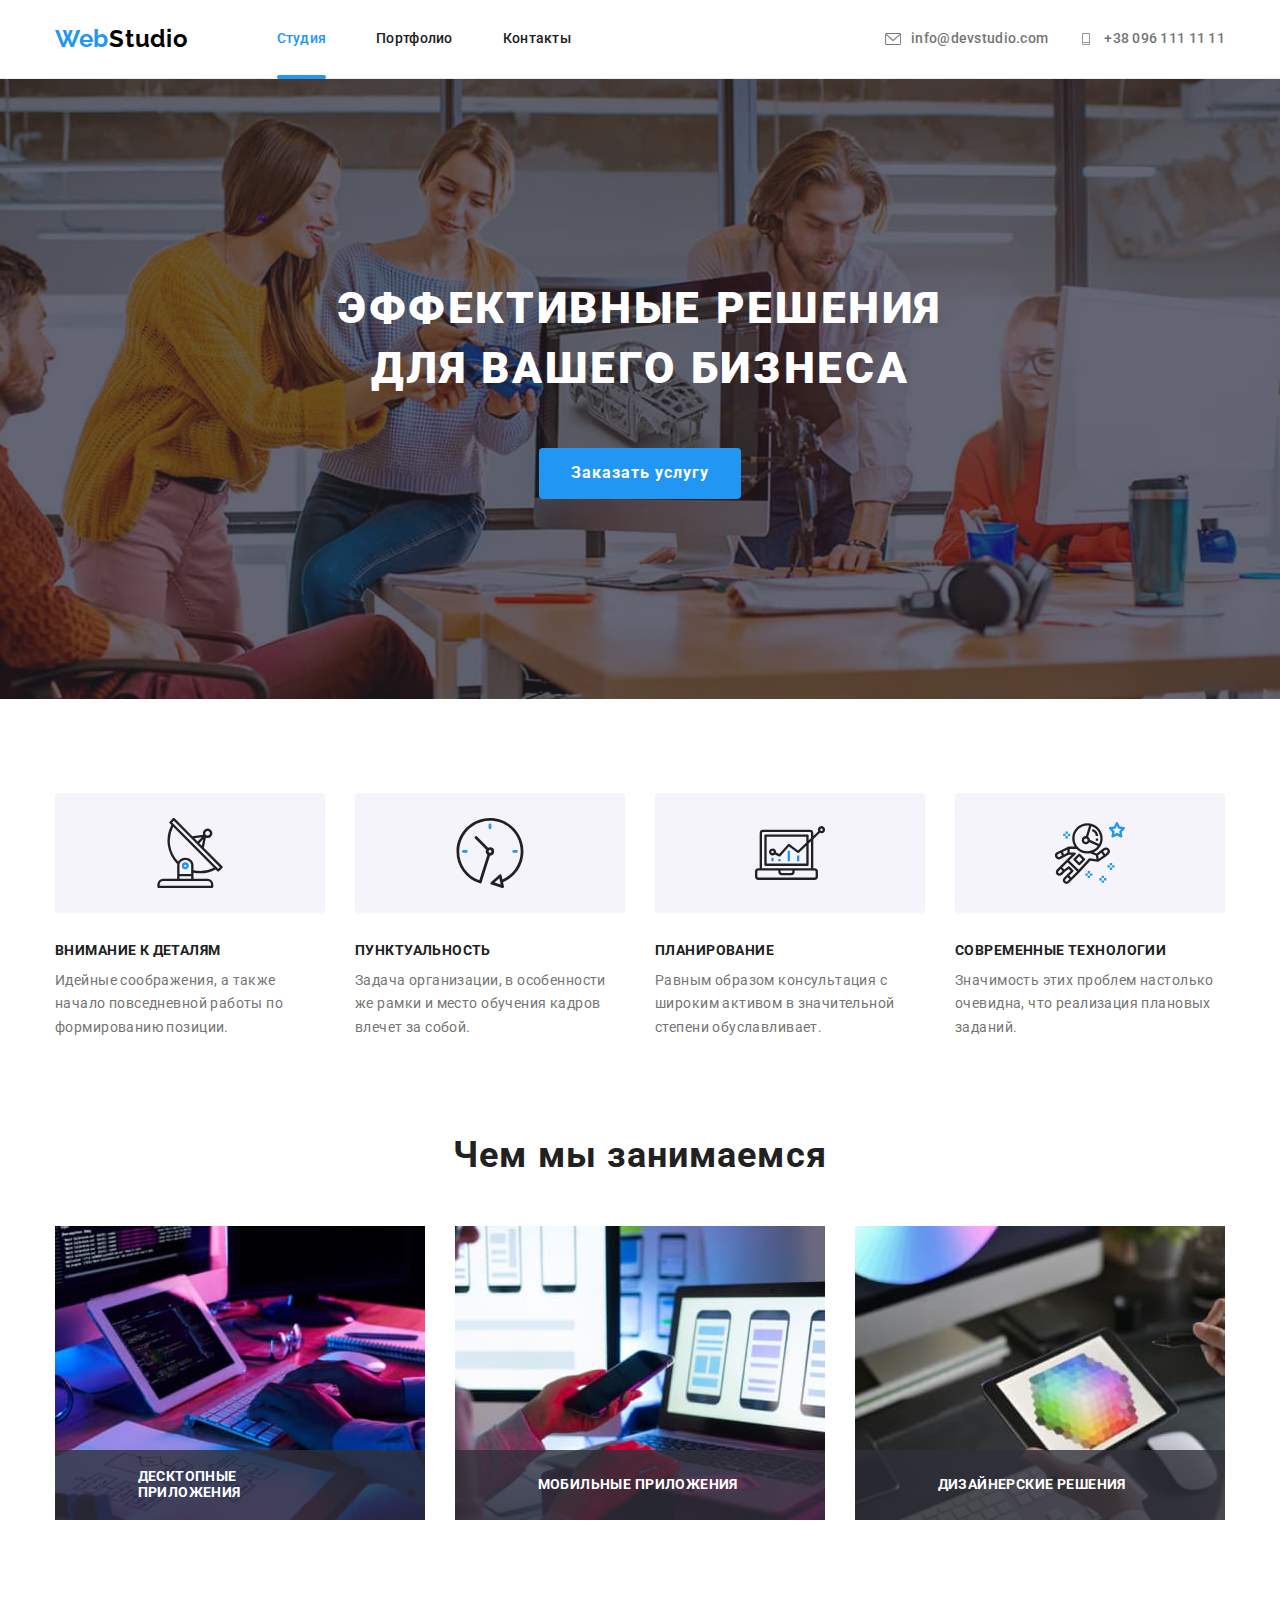
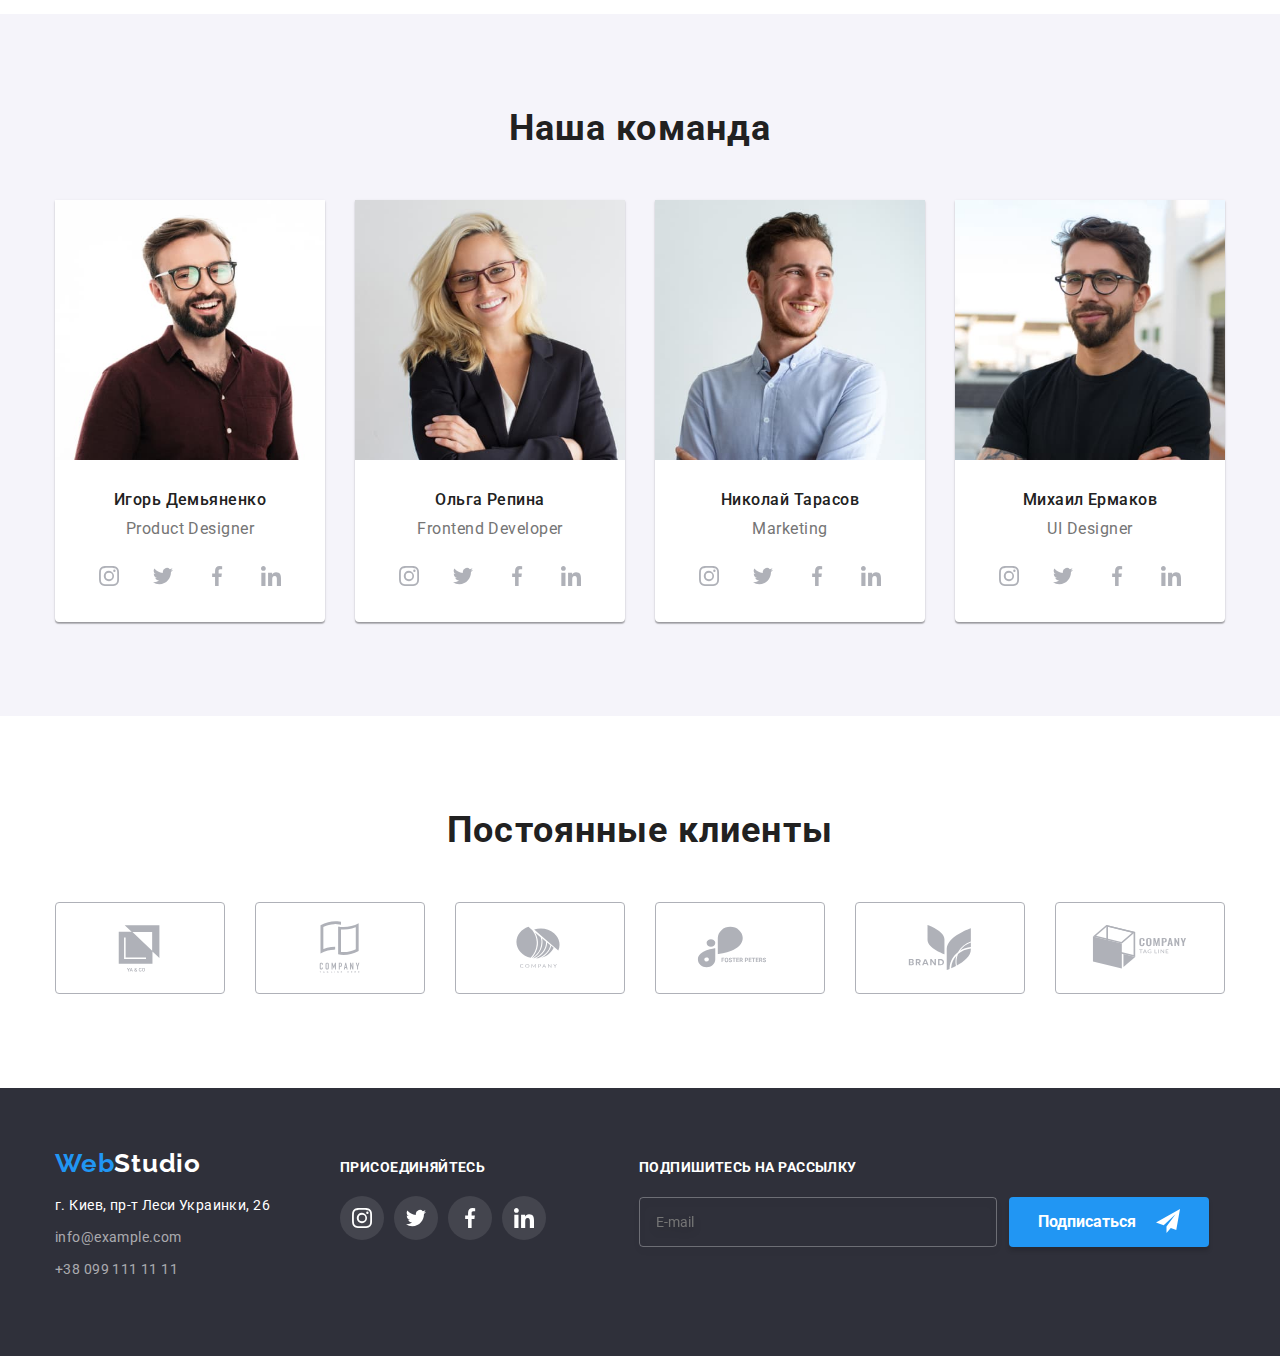
<file: index.html>
<!DOCTYPE html>
<html lang="ru">
  <head>
    <meta charset="UTF-8" />
    <meta http-equiv="X-UA-Compatible" content="IE=edge" />
    <meta name="viewport" content="width=device-width, initial-scale=1.0" />
    <title>Document</title>
    <link rel="preconnect" href="https://fonts.googleapis.com" />
    <link rel="preconnect" href="https://fonts.gstatic.com" crossorigin />
    <link
      href="https://fonts.googleapis.com/css2?family=Raleway:wght@700&family=Roboto:wght@400;500;700;900&display=swap"
      rel="stylesheet"
    />
    <link
      rel="stylesheet"
      href="https://cdnjs.cloudflare.com/ajax/libs/modern-normalize/1.1.0/modern-normalize.min.css"
    />
    <link rel="stylesheet" href="./css/main.min.css" />
  </head>
  <body>
    <header class="page-header">
      <div class="container navigation">
        <nav class="nav">
          <a href="./index.html" class="logo"
            ><span class="accent">Web</span>Studio</a
          >
          <ul class="nav__list list">
            <li class="nav__item">
              <a class="nav__link current" href="./index.html">Студия</a>
            </li>
            <li class="nav__item">
              <a class="nav__link" href="./portfolio.html">Портфолио</a>
            </li>
            <li class="nav__item">
              <a class="nav__link" href="">Контакты</a>
            </li>
          </ul>
          <ul class="contacts list">
            <li class="contacts__item">
              <a href="" class="contacts__link"
                ><svg class="contacts__icon" width="16px" heigth="12px">
                  <use
                    href="./images/sprite.svg#icon-envelope-hover"
                  ></use></svg
                >info@devstudio.com</a
              >
            </li>
            <li class="contacts__item">
              <a href="" class="contacts__link"
                ><svg class="contacts__icon" width="10px" heigth="16px">
                  <use href="./images/sprite.svg#icon-Vector"></use></svg
                >+38 096 111 11 11</a
              >
            </li>
          </ul>
        </nav>

        <button
          class="menu-button is-open"
          type="button"
          aria-expanded="false"
          aria-controls="menu-container"
          data-menu-button
        >
          <svg
            class="menu__icon"
            aria-label="переключатель меню"
            width="40px"
            height="40px"
          >
            <use
              class="icon-menu"
              href="./images/sprite.svg#icon-close_40px"
            ></use>
            <use
              class="icon-cross"
              href="./images/sprite.svg#icon-menu_40px"
            ></use>
          </svg>
        </button>
        <div class="menu-container" id="menu-container" data-menu>
          <ul class="menu-nav__list list">
            <li class="menu-nav__item">
              <a class="menu-nav__link current" href="./index.html">Студия</a>
            </li>
            <li class="menu-nav__item">
              <a class="menu-nav__link" href="./portfolio.html">Портфолио</a>
            </li>
            <li class="menu-nav__item">
              <a class="menu-nav__link" href="">Контакты</a>
            </li>
          </ul>
          <ul class="menu-contacts list">
            <li class="menu-contacts__phone">
              <a href="" class="menu-contacts__link--phone"
                >+38 096 111 11 11</a
              >
            </li>
            <li class="menu-contacts__mail">
              <a href="" class="menu-contacts__link--mail"
                >info@devstudio.com</a
              >
            </li>
          </ul>
          <ul class="mob-soc list">
            <li class="mob-soc__link">
              <a class="mob-soc__item" href="">Twitter</a>
            </li>
            <div class="mob-soc__line"></div>
            <li class="mob-soc__link">
              <a class="mob-soc__item" href="">Facebook</a>
            </li>
            <div class="mob-soc__line"></div>
            <li class="mob-soc__link">
              <a class="mob-soc__item" href="">LinkedIn</a>
            </li>
            <div class="mob-soc__line"></div>
            <li class="mob-soc__link">
              <a class="mob-soc__item" href="">Instagram</a>
            </li>
          </ul>
        </div>
      </div>
    </header>

    <main>
      <!-- Герой -->
      <section class="section hero">
        <div class="container">
          <h1 class="hero__title">Эффективные решения для вашего бизнеса</h1>
          <button class="button" type="button" data-modal-open>
            Заказать услугу
          </button>
        </div>
      </section>

      <section class="section caption">
        <div class="container">
          <h2 class="visually-hidden">Наши приемущества</h2>
          <ul class="about list">
            <li class="about__item">
              <div class="about__image">
                <svg class="about__icon">
                  <use href="./images/sprite.svg#icon-antenna"></use>
                </svg>
              </div>
              <h3 class="about__title">Внимание к деталям</h3>
              <p class="about__text">
                Идейные соображения, а также начало повседневной работы по
                формированию позиции.
              </p>
            </li>
            <li class="about__item">
              <div class="about__image">
                <svg class="about__icon">
                  <use href="./images/sprite.svg#icon-clock"></use>
                </svg>
              </div>
              <h3 class="about__title">Пунктуальность</h3>
              <p class="about__text">
                Задача организации, в особенности же рамки и место обучения
                кадров влечет за собой.
              </p>
            </li>
            <li class="about__item">
              <div class="about__image">
                <svg class="about__icon">
                  <use href="./images/sprite.svg#icon-diagram"></use>
                </svg>
              </div>
              <h3 class="about__title">Планирование</h3>
              <p class="about__text">
                Равным образом консультация с широким активом в значительной
                степени обуславливает.
              </p>
            </li>
            <li class="about__item">
              <div class="about__image">
                <svg class="about__icon">
                  <use href="./images/sprite.svg#icon-astronaut"></use>
                </svg>
              </div>
              <h3 class="about__title">Современные технологии</h3>
              <p class="about__text">
                Значимость этих проблем настолько очевидна, что реализация
                плановых заданий.
              </p>
            </li>
          </ul>
        </div>
      </section>

      <section class="section-work">
        <div class="container">
          <h2 class="section-work__title">Чем мы занимаемся</h2>
          <ul class="section-work__list develop list">
            <li class="develop__item">
              <img
                srcset="./images/job1-1x.jpg 1x, ./images/job1-2x.jpg 2x"
                src="./images/job1-1x.jpg"
                alt="Разработка ПО для ПК"
              />
              <div class="develop__fon">
                <p class="develop__text">Десктопные приложения</p>
              </div>
            </li>
            <li class="develop__item">
              <img
                srcset="./images/job2-1x.jpg 1x, ./images/job2-2x.jpg 2x"
                src="./images/job2-1x.jpg"
                alt="Разработка ПО для ПК"
              />
              <div class="develop__fon">
                <p class="develop__text">Мобильные приложения</p>
              </div>
            </li>
            <li class="develop__item">
              <img
                srcset="./images/job3-1x.jpg 1x, ./images/job3-2x.jpg 2x"
                src="./images/job3-1x.jpg"
                alt="Разработка ПО для ПК"
              />
              <div class="develop__fon">
                <p class="develop__text">Дизайнерские решения</p>
              </div>
            </li>
          </ul>
        </div>
      </section>

      <section class="section team">
        <div class="container">
          <h2 class="team__title">Наша команда</h2>
          <ul class="card-set list">
            <li class="card-set__item">
              <img
                class="card-set__image"
                srcset="
                  ./images/team1-270-1x.jpg 270w,
                  ./images/team1-270-2x.jpg 270w,
                  ./images/team1-354-1x.jpg 354w,
                  ./images/team1-354-2x.jpg 354w,
                  ./images/team1-450-1x.jpg 450w,
                  ./images/team1-450-2x.jpg 450w
                "
                src="./images/team1.270.1x.jpg"
                alt="дизайнер"
              />
              <div class="card-set__info">
                <h3 class="card-set__name">Игорь Демьяненко</h3>
                <p class="card-set__text">Product Designer</p>
                <ul class="soc list">
                  <li class="soc__item">
                    <a class="soc__link" href="">
                      <svg class="soc__icon">
                        <use href="./images/sprite.svg#icon-instagram"></use>
                      </svg>
                    </a>
                  </li>
                  <li class="soc__item">
                    <a class="soc__link" href="">
                      <svg class="soc__icon">
                        <use href="./images/sprite.svg#icon-twitter"></use>
                      </svg>
                    </a>
                  </li>
                  <li class="soc__item">
                    <a class="soc__link" href="">
                      <svg class="soc__icon">
                        <use href="./images/sprite.svg#icon-facebook"></use>
                      </svg>
                    </a>
                  </li>
                  <li class="soc__item">
                    <a class="soc__link" href="">
                      <svg class="soc__icon">
                        <use href="./images/sprite.svg#icon-linkedin"></use>
                      </svg>
                    </a>
                  </li>
                </ul>
              </div>
            </li>
            <li class="card-set__item">
              <img
                class="card-set__image"
                srcset="
                  ./images/team2-270-1x.jpg 270w,
                  ./images/team2-270-2x.jpg 270w,
                  ./images/team2-354-1x.jpg 354w,
                  ./images/team2-354-2x.jpg 354w,
                  ./images/team2-450-1x.jpg 450w,
                  ./images/team2-450-2x.jpg 450w
                "
                src="./images/team1.270.1x.jpg"
                alt="дизайнер"
              />
              <div class="card-set__info">
                <h3 class="card-set__name">Ольга Репина</h3>
                <p class="card-set__text">Frontend Developer</p>
                <ul class="soc list">
                  <li class="soc__item">
                    <a class="soc__link" href="">
                      <svg class="soc__icon">
                        <use href="./images/sprite.svg#icon-instagram"></use>
                      </svg>
                    </a>
                  </li>
                  <li class="soc__item">
                    <a class="soc__link" href="">
                      <svg class="soc__icon">
                        <use href="./images/sprite.svg#icon-twitter"></use>
                      </svg>
                    </a>
                  </li>
                  <li class="soc__item">
                    <a class="soc__link" href="">
                      <svg class="soc__icon">
                        <use href="./images/sprite.svg#icon-facebook"></use>
                      </svg>
                    </a>
                  </li>
                  <li class="soc__item">
                    <a class="soc__link" href="">
                      <svg class="soc__icon">
                        <use href="./images/sprite.svg#icon-linkedin"></use>
                      </svg>
                    </a>
                  </li>
                </ul>
              </div>
            </li>
            <li class="card-set__item">
              <img
                class="card-set__image"
                srcset="
                  ./images/team3-270-1x.jpg 270w,
                  ./images/team3-270-2x.jpg 270w,
                  ./images/team3-354-1x.jpg 354w,
                  ./images/team3-354-2x.jpg 354w,
                  ./images/team3-450-1x.jpg 450w,
                  ./images/team3-450-2x.jpg 450w
                "
                src="./images/team1.270.1x.jpg"
                alt="дизайнер"
              />
              <div class="card-set__info">
                <h3 class="card-set__name">Николай Тарасов</h3>
                <p class="card-set__text">Marketing</p>
                <ul class="soc list">
                  <li class="soc__item">
                    <a class="soc__link" href="">
                      <svg class="soc__icon">
                        <use href="./images/sprite.svg#icon-instagram"></use>
                      </svg>
                    </a>
                  </li>
                  <li class="soc__item">
                    <a class="soc__link" href="">
                      <svg class="soc__icon">
                        <use href="./images/sprite.svg#icon-twitter"></use>
                      </svg>
                    </a>
                  </li>
                  <li class="soc__item">
                    <a class="soc__link" href="">
                      <svg class="soc__icon">
                        <use href="./images/sprite.svg#icon-facebook"></use>
                      </svg>
                    </a>
                  </li>
                  <li class="soc__item">
                    <a class="soc__link" href="">
                      <svg class="soc__icon">
                        <use href="./images/sprite.svg#icon-linkedin"></use>
                      </svg>
                    </a>
                  </li>
                </ul>
              </div>
            </li>
            <li class="card-set__item">
              <img
                class="card-set__image"
                srcset="
                  ./images/team4-270-1x.jpg 270w,
                  ./images/team4-270-2x.jpg 270w,
                  ./images/team4-354-1x.jpg 354w,
                  ./images/team4-354-2x.jpg 354w,
                  ./images/team4-450-1x.jpg 450w,
                  ./images/team4-450-2x.jpg 450w
                "
                src="./images/team1.270.1x.jpg"
                alt="дизайнер"
              />
              <div class="card-set__info">
                <h3 class="card-set__name">Михаил Ермаков</h3>
                <p class="card-set__text">UI Designer</p>
                <ul class="soc list">
                  <li class="soc__item">
                    <a class="soc__link" href="">
                      <svg class="soc__icon">
                        <use href="./images/sprite.svg#icon-instagram"></use>
                      </svg>
                    </a>
                  </li>
                  <li class="soc__item">
                    <a class="soc__link" href="">
                      <svg class="soc__icon">
                        <use href="./images/sprite.svg#icon-twitter"></use>
                      </svg>
                    </a>
                  </li>
                  <li class="soc__item">
                    <a class="soc__link" href="">
                      <svg class="soc__icon">
                        <use href="./images/sprite.svg#icon-facebook"></use>
                      </svg>
                    </a>
                  </li>
                  <li class="soc__item">
                    <a class="soc__link" href="">
                      <svg class="soc__icon">
                        <use href="./images/sprite.svg#icon-linkedin"></use>
                      </svg>
                    </a>
                  </li>
                </ul>
              </div>
            </li>
          </ul>
        </div>
      </section>

      <section class="section clients">
        <div class="container">
          <h2 class="clients__title">Постоянные клиенты</h2>
          <ul class="clients__list">
            <li class="clients__item list">
              <a class="clients__link" href="">
                <svg class="clients__icon">
                  <use href="./images/sprite.svg#icon-Logo1"></use>
                </svg>
              </a>
            </li>
            <li class="clients__item list">
              <a class="clients__link" href="">
                <svg class="clients__icon">
                  <use href="./images/sprite.svg#icon-Logo2"></use>
                </svg>
              </a>
            </li>
            <li class="clients__item list">
              <a class="clients__link" href="">
                <svg class="clients__icon">
                  <use href="./images/sprite.svg#icon-Logo3"></use>
                </svg>
              </a>
            </li>
            <li class="clients__item list">
              <a class="clients__link" href="">
                <svg class="clients__icon">
                  <use href="./images/sprite.svg#icon-Logo4"></use>
                </svg>
              </a>
            </li>
            <li class="clients__item list">
              <a class="clients__link" href="">
                <svg class="clients__icon">
                  <use href="./images/sprite.svg#icon-Logo5"></use>
                </svg>
              </a>
            </li>
            <li class="clients__item list">
              <a class="clients__link" href="">
                <svg class="clients__icon">
                  <use href="./images/sprite.svg#icon-Logo6"></use>
                </svg>
              </a>
            </li>
          </ul>
        </div>
      </section>
    </main>

    <footer class="footer">
      <div class="container">
        <div class="footer__info">
          <div>
            <address class="footer__adress">
              <a class="logo" href="./index.html"
                ><span class="accent">Web</span>Studio</a
              >
              <ul class="footer__list list">
                <li class="footer__item">
                  <a class="footer__link" href=""
                    >г. Киев, пр-т Леси Украинки, 26</a
                  >
                </li>
                <li class="footer__item">
                  <a class="footer__contact" href="mailto:info@example.com"
                    >info@example.com</a
                  >
                </li>
                <li class="footer__item">
                  <a class="footer__contact" href="tel:+380991111111"
                    >+38 099 111 11 11</a
                  >
                </li>
              </ul>
            </address>
          </div>
          <div class="social">
            <h2 class="social__title">Присоединяйтесь</h2>
            <ul class="social__list soclist list">
              <li class="soclist__item">
                <a class="soclist__link" href="">
                  <svg class="soclist__icon">
                    <use href="./images/sprite.svg#icon-instagram"></use>
                  </svg>
                </a>
              </li>
              <li class="soclist__item">
                <a class="soclist__link" href="">
                  <svg class="soclist__icon">
                    <use href="./images/sprite.svg#icon-twitter"></use>
                  </svg>
                </a>
              </li>
              <li class="soclist__item">
                <a class="soclist__link" href="">
                  <svg class="soclist__icon">
                    <use href="./images/sprite.svg#icon-facebook"></use>
                  </svg>
                </a>
              </li>
              <li class="soclist__item">
                <a class="soclist__link" href="">
                  <svg class="soclist__icon">
                    <use href="./images/sprite.svg#icon-linkedin"></use>
                  </svg>
                </a>
              </li>
            </ul>
          </div>
        </div>

        <form class="footer__form subscribe">
          <h2 class="subscribe__title">Подпишитесь на рассылку</h2>
          <div class="input">
            <label type="email" id="email">
              <input
                class="subscribe__input"
                type="email"
                name="email"
                placeholder="E-mail"
              />
            </label>
            <button type="submit" class="subscribe__button">
              Подписаться
              <svg class="subscribe__icon">
                <use href="./images/sprite.svg#icon-icon-send"></use>
              </svg>
            </button>
          </div>
        </form>
      </div>
    </footer>

    <div class="backdrop is-hidden" data-modal>
      <div class="modal">
        <button data-modal-close type="button" class="modal__close">
          <svg class="modal__icon">
            <use href="./images/sprite.svg#icon-close"></use>
          </svg>
        </button>

        <!--МОДАЛЬНОЕ ОКНО  -->

        <form class="form">
          <h2 class="form__title">Оставьте свои данные, мы вам перезвоним</h2>
          <div class="form__field">
            <label class="form__field__lable" type="name"
              >Имя
              <span class="form__field__wrapper">
                <input class="form__field__input" type="text" name="name" />
                <svg class="form__field__icon">
                  <use href="./images/sprite.svg#icon-name"></use>
                </svg>
              </span>
            </label>

            <label class="form__field__lable" type="tel"
              >Телефон
              <span class="form__field__wrapper">
                <input class="form__field__input" type="tel" name="tel" />
                <svg class="form__field__icon">
                  <use href="./images/sprite.svg#icon-phone"></use>
                </svg>
              </span>
            </label>

            <label class="form__field__lable" type="email"
              >Почта
              <span class="form__field__wrapper">
                <input class="form__field__input" type="email" name="email" />
                <svg class="form__field__icon">
                  <use href="./images/sprite.svg#icon-email"></use>
                </svg>
              </span>
            </label>
          </div>

          <div class="form__coment">
            <label class="form__lable" type="coment">Комментарий</label>
            <textarea
              class="form__coment__textarea"
              name="coment"
              id="coment"
              cols="30"
              rows="8"
              placeholder="Введите текст"
            ></textarea>
          </div>

          <label class="form__text">
            <input class="checkbox" type="checkbox" name="checkbox" id="" />
            <svg class="checkbox__icon">
              <use href="./images/sprite.svg#icon-check"></use>
            </svg>
            <p class="form__agree">
              Соглашаюсь с рассылкой и принимаю
              <span><a class="form__link" href=""> Условия договора</a></span>
            </p>
          </label>

          <button class="form-button" type="submit">Отправить</button>
        </form>
      </div>
    </div>

    <script src="./js/modal.js"></script>
    <script src="./js/menu.js"></script>
  </body>
</html>
</file>
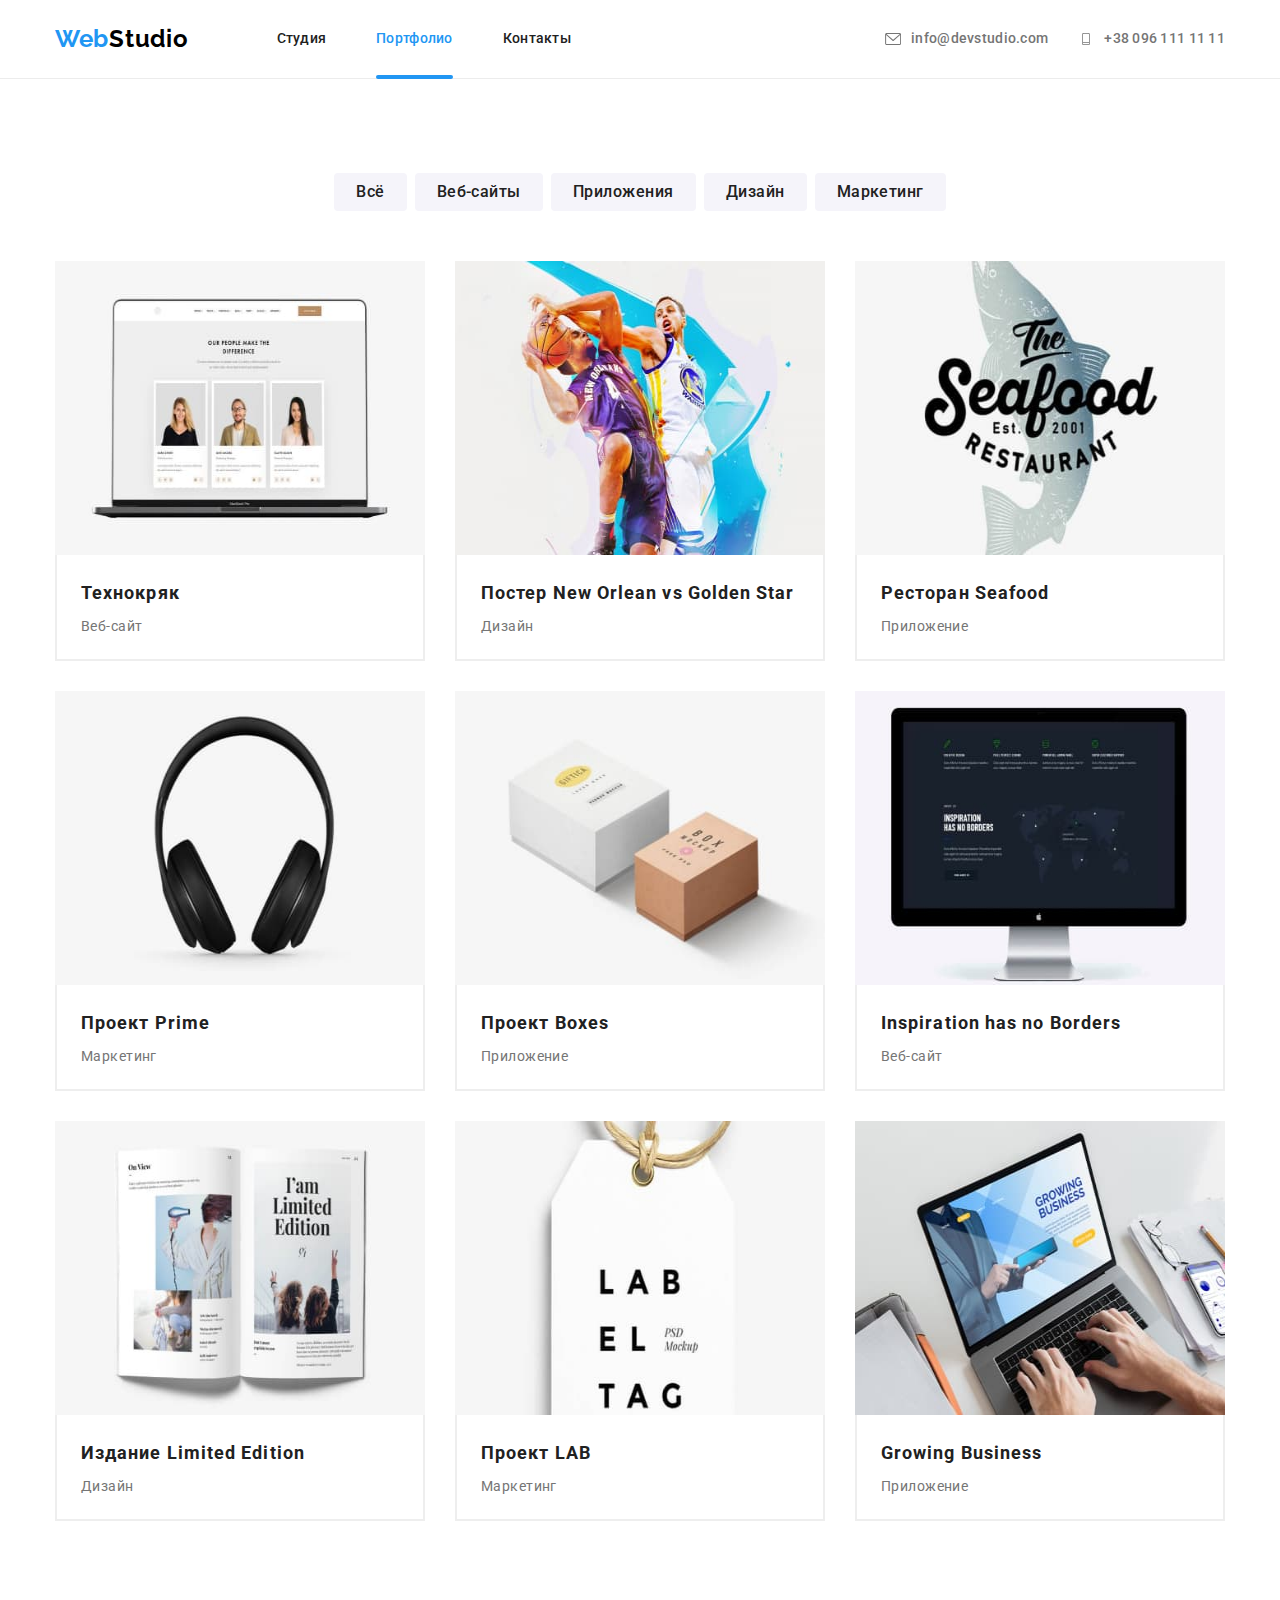
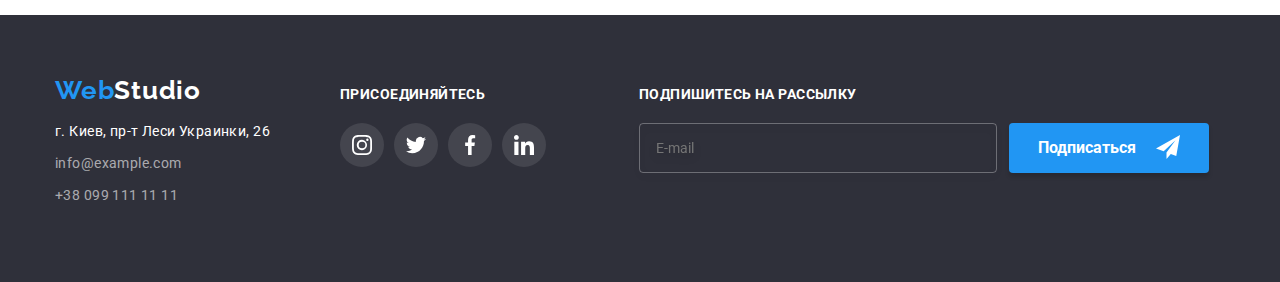
<file: portfolio.html>
<!DOCTYPE html>
<html lang="ru">
  <head>
    <meta charset="UTF-8" />
    <meta http-equiv="X-UA-Compatible" content="IE=edge" />
    <meta name="viewport" content="width=device-width, initial-scale=1.0" />
    <title>Document</title>
    <link rel="preconnect" href="https://fonts.googleapis.com" />
    <link rel="preconnect" href="https://fonts.gstatic.com" crossorigin />
    <link
      href="https://fonts.googleapis.com/css2?family=Raleway:wght@700&family=Roboto:wght@400;500;700;900&display=swap"
      rel="stylesheet"
    />
    <link
      rel="stylesheet"
      href="https://cdnjs.cloudflare.com/ajax/libs/modern-normalize/1.1.0/modern-normalize.min.css"
    />
    <link rel="stylesheet" href="./css/main.min.css" />
  </head>

  <body>
    <header class="page-header">
      <div class="container navigation">
        <nav class="nav">
          <a href="./index.html" class="logo"
            ><span class="accent">Web</span>Studio</a
          >
          <ul class="nav__list list">
            <li class="nav__item">
              <a class="nav__link" href="./index.html">Студия</a>
            </li>
            <li class="nav__item">
              <a class="nav__link current" href="./portfolio.html">Портфолио</a>
            </li>
            <li class="nav__item">
              <a class="nav__link" href="">Контакты</a>
            </li>
          </ul>
          <ul class="contacts list">
            <li class="contacts__item">
              <a href="" class="contacts__link"
                ><svg class="contacts__icon" width="16px" heigth="12px">
                  <use
                    href="./images/sprite.svg#icon-envelope-hover"
                  ></use></svg
                >info@devstudio.com</a
              >
            </li>
            <li class="contacts__item">
              <a href="" class="contacts__link"
                ><svg class="contacts__icon" width="10px" heigth="16px">
                  <use href="./images/sprite.svg#icon-Vector"></use></svg
                >+38 096 111 11 11</a
              >
            </li>
          </ul>
        </nav>

        <button
          class="menu-button is-open"
          type="button"
          aria-expanded="false"
          aria-controls="menu-container"
          data-menu-button
        >
          <svg
            class="menu__icon"
            aria-label="переключатель меню"
            width="40px"
            height="40px"
          >
            <use
              class="icon-menu"
              href="./images/sprite.svg#icon-close_40px"
            ></use>
            <use
              class="icon-cross"
              href="./images/sprite.svg#icon-menu_40px"
            ></use>
          </svg>
        </button>
        <div class="menu-container" id="menu-container" data-menu>
          <ul class="menu-nav__list list">
            <li class="menu-nav__item">
              <a class="menu-nav__link current" href="./index.html">Студия</a>
            </li>
            <li class="menu-nav__item">
              <a class="menu-nav__link" href="./portfolio.html">Портфолио</a>
            </li>
            <li class="menu-nav__item">
              <a class="menu-nav__link" href="">Контакты</a>
            </li>
          </ul>
          <ul class="menu-contacts list">
            <li class="menu-contacts__phone">
              <a href="" class="menu-contacts__link--phone"
                >+38 096 111 11 11</a
              >
            </li>
            <li class="menu-contacts__mail">
              <a href="" class="menu-contacts__link--mail"
                >info@devstudio.com</a
              >
            </li>
          </ul>
          <ul class="mob-soc list">
            <li class="mob-soc__link">
              <a class="mob-soc__item" href="">Twitter</a>
            </li>
            <div class="mob-soc__line"></div>
            <li class="mob-soc__link">
              <a class="mob-soc__item" href="">Facebook</a>
            </li>
            <div class="mob-soc__line"></div>
            <li class="mob-soc__link">
              <a class="mob-soc__item" href="">LinkedIn</a>
            </li>
            <div class="mob-soc__line"></div>
            <li class="mob-soc__link">
              <a class="mob-soc__item" href="">Instagram</a>
            </li>
          </ul>
        </div>
      </div>
    </header>

    <main>
      <section class="section abouts">
        <div class="container">
          <h1 class="visually-hidden">Наши работы</h1>
          <ul class="abouts works list">
            <li class="works__item">
              <button class="works__button" type="button">Всё</button>
            </li>
            <li class="works__item">
              <button class="works__button" type="button">Веб-сайты</button>
            </li>
            <li class="works__item">
              <button class="works__button" type="button">Приложения</button>
            </li>
            <li class="works__item">
              <button class="works__button" type="button">Дизайн</button>
            </li>
            <li class="works__item">
              <button class="works__button" type="button">Маркетинг</button>
            </li>
          </ul>

          <ul class="abouts__list work-card list">
            <li class="work-card__item">
              <div class="work-card__foto">
                <div class="work-card__text">
                  <div class="work-card__overlay">
                    <p>
                      Ресурс предлагает комплексные предложения с разным уровнем
                      функционала и сервисов. Все это позволит посетителю
                      получить исчерпывающие сведения о компании или частном
                      лице.
                    </p>
                  </div>
                </div>
                <img
                  class="work-card__img"
                  srcset="
                    ./images/work1-354-1x.jpg 354w,
                    ./images/work1-354-2x.jpg 354w,
                    ./images/work1-370-1x.jpg 370w,
                    ./images/work1-370-2x.jpg 370w,
                    ./images/work1-450-1x.jpg 450w,
                    ./images/work1-450-2x.jpg 450w
                  "
                  src="./images/work1-354-1x.jpg"
                  alt="Веб-сайт"
                />
              </div>

              <div class="work-card__description">
                <h2 class="work-card__title">Технокряк</h2>
                <p class="work-card__name">Веб-сайт</p>
              </div>
            </li>
            <li class="work-card__item">
              <div class="work-card__foto">
                <div class="work-card__text">
                  <div class="work-card__overlay">
                    <p>
                      Ресурс предлагает комплексные предложения с разным уровнем
                      функционала и сервисов. Все это позволит посетителю
                      получить исчерпывающие сведения о компании или частном
                      лице.
                    </p>
                  </div>
                </div>
                <img
                  class="work-card__img"
                  srcset="
                    ./images/work2-354-1x.jpg 354w,
                    ./images/work2-354-2x.jpg 354w,
                    ./images/work2-370-1x.jpg 370w,
                    ./images/work2-370-2x.jpg 370w,
                    ./images/work2-450-1x.jpg 450w,
                    ./images/work2-450-2x.jpg 450w
                  "
                  src="./images/work2-354-1x.jpg"
                  alt="Дизайн"
                />
              </div>
              <div class="work-card__description">
                <h2 class="work-card__title">
                  Постер New Orlean vs Golden Star
                </h2>
                <p class="work-card__name">Дизайн</p>
              </div>
            </li>
            <li class="work-card__item">
              <div class="work-card__foto">
                <div class="work-card__text">
                  <div class="work-card__overlay">
                    <p>
                      Ресурс предлагает комплексные предложения с разным уровнем
                      функционала и сервисов. Все это позволит посетителю
                      получить исчерпывающие сведения о компании или частном
                      лице.
                    </p>
                  </div>
                </div>
                <img
                  class="work-card__img"
                  srcset="
                    ./images/work3-354-1x.jpg 354w,
                    ./images/work3-354-2x.jpg 354w,
                    ./images/work3-370-1x.jpg 370w,
                    ./images/work3-370-2x.jpg 370w,
                    ./images/work3-450-1x.jpg 450w,
                    ./images/work3-450-2x.jpg 450w
                  "
                  src="./images/work3-354-1x.jpg"
                  alt="Приложение"
                />
              </div>
              <div class="work-card__description">
                <h2 class="work-card__title">Ресторан Seafood</h2>
                <p class="work-card__name">Приложение</p>
              </div>
            </li>
            <li class="work-card__item">
              <div class="work-card__foto">
                <div class="work-card__text">
                  <div class="work-card__overlay">
                    <p>
                      Ресурс предлагает комплексные предложения с разным уровнем
                      функционала и сервисов. Все это позволит посетителю
                      получить исчерпывающие сведения о компании или частном
                      лице.
                    </p>
                  </div>
                </div>
                <img
                  class="work-card__img"
                  srcset="
                    ./images/work4-354-1x.jpg 354w,
                    ./images/work4-354-2x.jpg 354w,
                    ./images/work4-370-1x.jpg 370w,
                    ./images/work4-370-2x.jpg 370w,
                    ./images/work4-450-1x.jpg 450w,
                    ./images/work4-450-2x.jpg 450w
                  "
                  src="./images/work4-354-1x.jpg"
                  alt="Маркетинг"
                />
              </div>

              <div class="work-card__description">
                <h2 class="work-card__title">Проект Prime</h2>
                <p class="work-card__name">Маркетинг</p>
              </div>
            </li>
            <li class="work-card__item">
              <div class="work-card__foto">
                <div class="work-card__text">
                  <div class="work-card__overlay">
                    <p>
                      Ресурс предлагает комплексные предложения с разным уровнем
                      функционала и сервисов. Все это позволит посетителю
                      получить исчерпывающие сведения о компании или частном
                      лице.
                    </p>
                  </div>
                </div>
                <img
                  class="work-card__img"
                  srcset="
                    ./images/work5-354-1x.jpg 354w,
                    ./images/work5-354-2x.jpg 354w,
                    ./images/work5-370-1x.jpg 370w,
                    ./images/work5-370-2x.jpg 370w,
                    ./images/work5-450-1x.jpg 450w,
                    ./images/work5-450-2x.jpg 450w
                  "
                  src="./images/work5-354-1x.jpg"
                  alt=">Приложение"
                />
              </div>

              <div class="work-card__description">
                <h2 class="work-card__title">Проект Boxes</h2>
                <p class="work-card__name">Приложение</p>
              </div>
            </li>
            <li class="work-card__item">
              <div class="work-card__foto">
                <div class="work-card__text">
                  <div class="work-card__overlay">
                    <p>
                      Ресурс предлагает комплексные предложения с разным уровнем
                      функционала и сервисов. Все это позволит посетителю
                      получить исчерпывающие сведения о компании или частном
                      лице.
                    </p>
                  </div>
                </div>
                <img
                  class="work-card__img"
                  srcset="
                    ./images/work6-354-1x.jpg 354w,
                    ./images/work6-354-2x.jpg 354w,
                    ./images/work6-370-1x.jpg 370w,
                    ./images/work6-370-2.jpg 370w,
                    ./images/work6-450-1x.jpg 450w,
                    ./images/work6-450-2.jpg 450w
                  "
                  src="./images/work6-354-1x.jpg"
                  alt="Веб-сайт"
                />
              </div>

              <div class="work-card__description">
                <h2 class="work-card__title">Inspiration has no Borders</h2>
                <p class="work-card__name">Веб-сайт</p>
              </div>
            </li>
            <li class="work-card__item">
              <div class="work-card__foto">
                <div class="work-card__text">
                  <div class="work-card__overlay">
                    <p>
                      Ресурс предлагает комплексные предложения с разным уровнем
                      функционала и сервисов. Все это позволит посетителю
                      получить исчерпывающие сведения о компании или частном
                      лице.
                    </p>
                  </div>
                </div>
                <img
                  class="work-card__img"
                  srcset="
                    ./images/work7-354-1x.jpg 354w,
                    ./images/work7-354-2x.jpg 354w,
                    ./images/work7-370-1x.jpg 370w,
                    ./images/work7-370-2x.jpg 370w,
                    ./images/work7-450-1x.jpg 450w,
                    ./images/work7-450-2x.jpg 450w
                  "
                  src="./images/work7-354-1x.jpg"
                  alt="Дизайн"
                />
              </div>

              <div class="work-card__description">
                <h2 class="work-card__title">Издание Limited Edition</h2>
                <p class="work-card__name">Дизайн</p>
              </div>
            </li>
            <li class="work-card__item">
              <div class="work-card__foto">
                <div class="work-card__textt">
                  <div class="work-card__overlay">
                    <p>
                      Ресурс предлагает комплексные предложения с разным уровнем
                      функционала и сервисов. Все это позволит посетителю
                      получить исчерпывающие сведения о компании или частном
                      лице.
                    </p>
                  </div>
                </div>
                <img
                  class="work-card__img"
                  srcset="
                    ./images/work8-354-1x.jpg 354w,
                    ./images/work8-354-2x.jpg 354w,
                    ./images/work8-370-1x.jpg 370w,
                    ./images/work8-370-2x.jpg 370w,
                    ./images/work8-450-1x.jpg 450w,
                    ./images/work8-450-2x.jpg 450w
                  "
                  src="./images/work8-354-1x.jpg"
                  alt="Маркетинг"
                />
              </div>

              <div class="work-card__description">
                <h2 class="work-card__title">Проект LAB</h2>
                <p class="work-card__name">Маркетинг</p>
              </div>
            </li>
            <li class="work-card__item">
              <div class="work-card__foto">
                <div class="work-card__text">
                  <div class="work-card__overlay">
                    <p>
                      Ресурс предлагает комплексные предложения с разным уровнем
                      функционала и сервисов. Все это позволит посетителю
                      получить исчерпывающие сведения о компании или частном
                      лице.
                    </p>
                  </div>
                </div>
                <img
                  class="work-card__img"
                  srcset="
                    ./images/work9-354-1x.jpg 354w,
                    ./images/work9-354-2x.jpg 354w,
                    ./images/work9-370-1x.jpg 370w,
                    ./images/work9-370-2x.jpg 370w,
                    ./images/work9-450-1x.jpg 450w,
                    ./images/work9-450-2x.jpg 450w
                  "
                  src="./images/work9-354-1x.jpg"
                  alt="Приложение"
                />
              </div>

              <div class="work-card__description">
                <h2 class="work-card__title">Growing Business</h2>
                <p class="work-card__name">Приложение</p>
              </div>
            </li>
          </ul>
        </div>
      </section>
    </main>

    <footer class="footer">
      <div class="container">
        <div class="footer__info">
          <div>
            <address class="footer__adress">
              <a class="logo" href="./index.html"
                ><span class="accent">Web</span>Studio</a
              >
              <ul class="footer__list list">
                <li class="footer__item">
                  <a class="footer__link" href=""
                    >г. Киев, пр-т Леси Украинки, 26</a
                  >
                </li>
                <li class="footer__item">
                  <a class="footer__contact" href="mailto:info@example.com"
                    >info@example.com</a
                  >
                </li>
                <li class="footer__item">
                  <a class="footer__contact" href="tel:+380991111111"
                    >+38 099 111 11 11</a
                  >
                </li>
              </ul>
            </address>
          </div>
          <div class="social">
            <h2 class="social__title">Присоединяйтесь</h2>
            <ul class="social__list soclist list">
              <li class="soclist__item">
                <a class="soclist__link" href="">
                  <svg class="soclist__icon">
                    <use href="./images/sprite.svg#icon-instagram"></use>
                  </svg>
                </a>
              </li>
              <li class="soclist__item">
                <a class="soclist__link" href="">
                  <svg class="soclist__icon">
                    <use href="./images/sprite.svg#icon-twitter"></use>
                  </svg>
                </a>
              </li>
              <li class="soclist__item">
                <a class="soclist__link" href="">
                  <svg class="soclist__icon">
                    <use href="./images/sprite.svg#icon-facebook"></use>
                  </svg>
                </a>
              </li>
              <li class="soclist__item">
                <a class="soclist__link" href="">
                  <svg class="soclist__icon">
                    <use href="./images/sprite.svg#icon-linkedin"></use>
                  </svg>
                </a>
              </li>
            </ul>
          </div>
        </div>

        <form class="footer__form subscribe">
          <h2 class="subscribe__title">Подпишитесь на рассылку</h2>
          <div class="input">
            <label type="email" id="email">
              <input
                class="subscribe__input"
                type="email"
                name="email"
                placeholder="E-mail"
              />
            </label>
            <button type="submit" class="subscribe__button">
              Подписаться
              <svg class="subscribe__icon">
                <use href="./images/sprite.svg#icon-icon-send"></use>
              </svg>
            </button>
          </div>
        </form>
      </div>
    </footer>

    <script src="./js/menu.js"></script>
  </body>
</html>
</file>
<file: css/main.min.css>
.visually-hidden{position:absolute;width:1px;height:1px;margin:-1px;border:0;padding:0;white-space:normal;clip-path:inset(100%);clip:rect(0 0 0 0);overflow:hidden}body{color:#757575;background-color:#fff;font-family:Roboto,sans-serif;font-weight:400;font-size:14px;line-height:1.71;letter-spacing:0.03em}h1,h2,h3,p{margin:0}img{display:block}ul{padding:0}input,textarea{outline:none}.section-title{color:#212121}.list{list-style:none}.no-scroll{overflow:hidden}.container{margin-top:0;padding-left:15px;padding-right:15px;margin-left:auto;margin-right:auto}@media (min-width: 480px){.container{width:480px}}@media (min-width: 768px){.container{width:768px}}@media (min-width: 1200px){.container{width:1200px}}@media screen and (min-width: 480px){.hero__title{margin-left:auto;margin-right:auto;width:360px;line-height:1.62;margin-bottom:30px}}@media screen and (max-width: 479px){.about .list{padding-top:40px;padding-bottom:20px}.about .list__image{width:100%}.about .list__text{margin-top:0;margin-block-end:0em;margin-bottom:20px}}@media screen and (min-width: 480px){.about{padding-top:60px;padding-bottom:30px}.about__image{width:450px}.about__text{margin-top:0;margin-block-end:0em;margin-bottom:30px}}@media screen and (max-width: 479px){.card-set__image{display:block;width:100%;height:auto}.card-set__item:not(:first-child){margin-top:20px}.team{padding-top:40px;padding-bottom:40px}}@media screen and (min-width: 480px){.card-set{padding-top:0px;margin:-15px;margin-bottom:0}.card-set__item{margin-top:30px;margin-bottom:0;margin-left:15px;margin-right:15px}.card-set__item:first-child{margin-top:20px}.card-set__image{width:450px;height:460px}.card-set__name{font-weight:500;font-size:16px;line-height:19px}.team{padding-top:60px;padding-bottom:60px}.team__title{display:inline-block;margin-bottom:15px}}@media screen and (min-width: 480px){.clients{padding-top:60px;padding-bottom:60px}.clients__list{display:flex}.clients__title{font-size:28px;line-height:1.18}.clients__list{margin:-15px}.clients__link{margin:15px;width:210px;height:92px}}@media screen and (max-width: 479px){.clients{padding-top:60px;padding-bottom:60px}.clients__list{display:block;margin-bottom:0px}.clients .clients__link{width:100%;margin-top:30px}.clients__title{margin-bottom:30px}}@media screen and (max-width: 479px){.footer{text-align:center;padding-top:60px;padding-bottom:60px}.footer__adress{margin-bottom:40px}.footer__item{text-decoration:none;list-style:none}.footer__list{padding-inline-start:0px}.footer__contact{color:rgba(255,255,255,0.6)}.social{display:inline-block;margin-bottom:60px;justify-content:center}.social__list{margin-top:0;margin-bottom:0px;padding-left:0;list-style:none}.subscribe__input{width:100%;height:50px;margin-bottom:20px}}@media screen and (min-width: 480px){.footer{padding-top:60px;padding-bottom:60px}.footer__adress{margin-bottom:60px}.footer__item{text-decoration:none;list-style:none}.footer__list{padding-inline-start:0px}.footer__contact{color:rgba(255,255,255,0.6)}.social{display:inline-block;margin-bottom:60px}.social__list{margin-top:0;margin-bottom:0px;padding-left:0;list-style:none}.subscribe{display:inline-block}.subscribe__title{margin-top:0}.subscribe__input{display:block;width:450px;height:50px;margin-bottom:20px;outline:none}}@media screen and (max-width: 479px){.section.abouts{padding-top:40px;padding-bottom:40px;list-style-type:none}.abouts__list{margin-bottom:0}.work-card{display:flex}.work-card__item{margin:15px}.work-card__img{width:100%}.work-card__description{padding:20px 24px}.work-card__item:last-child{margin-bottom:0}.abouts .works{display:flex;flex-wrap:wrap;padding:0;margin-bottom:40px}}@media screen and (min-width: 480px){.abouts__list{display:flex;margin-bottom:0}.abouts .works{display:flex;flex-wrap:wrap;padding:0;margin-bottom:40px}.work-card__img{width:450px;height:294px}.work-card__item{display:block;margin:15px}.work-card__item:last-child{margin-bottom:0}.work-card__description{padding:20px 24px}}@media screen and (max-width: 380px){.form__agree{font-size:10px}}@media screen and (max-width: 479px){.modal{width:90%;height:609px}.form{width:100%}.form__agree{font-size:10px;line-height:1.16}.form__text{padding-left:20px}.checkbox__icon{margin-left:0}}@media screen and (min-width: 480px){.modal{width:450px;height:609px}.form__agree{font-size:12px;line-height:1.16}}@media screen and (max-width: 767px){.page-header{padding-top:16px;padding-bottom:16px}.navigation{display:flex}.menu-button{position:absolute;display:inline-flex;right:15px;margin-left:auto;border:none;background-color:transparent;z-index:3}.menu-button:hover .icon-cross,.menu-button:focus .icon-menu,.menu-button:hover .icon-cross,.menu-button:focus .icon-menu{fill:#2196f3}.menu-button.is-open .icon-cross{display:block}.menu-button.is-open .icon-menu{display:none}.icon-cross{display:none}}@media screen and (max-width: 767px){.nav__list{display:none}.contacts{display:none}}@media screen and (min-width: 768px){.page-header{padding:0}.page-header .logo{margin-right:88px;font-size:24px;line-height:1.16}.nav{display:flex}.nav__list{display:flex;position:relative}.nav__item:not(:last-child){margin-right:50px}.nav__link{position:relative;font-size:14px;line-height:1.16;padding-top:32px;padding-bottom:35px}.contacts{margin-left:auto;margin-top:0;margin-bottom:0;padding-top:14px;padding-bottom:14px}.contacts__link{display:flex;align-items:center;text-decoration:none}}@media screen and (max-width: 767px){.about__title{text-align:center}}@media screen and (min-width: 768px){.about{display:flex;flex-wrap:wrap;margin:0 -15px}.about__image{width:354px}.about__item{display:flex;flex-direction:column;align-items:self-start;width:354px;margin:0 15px}}@media screen and (min-width: 768px){.card-set{display:flex;flex-wrap:wrap;margin-bottom:0}.card-set__item{margin-bottom:0}.card-set__item:first-child{margin-top:30px}.card-set__image{width:354px;height:374px}}@media screen and (min-width: 768px){.clients__link{width:226px}}@media screen and (min-width: 768px){.abouts .works{margin-bottom:15px;justify-content:center}.work-card__img{width:354px;height:294px}.work-card__item:last-child{margin-right:auto}.work-card__description{width:354px}}@media screen and (min-width: 768px){.modal{width:450px;height:609px}}@media screen and (max-width: 767px){.footer{text-align:center}}@media screen and (min-width: 768px){.footer__info{display:flex;align-items:baseline}.footer__adress{margin-left:60px}.social{margin-left:165px}.subscribe__input{height:56px}}@media screen and (max-width: 767px){.works__item:nth-child(-n+3){margin-bottom:15px}}@media screen and (min-width: 768px){.abouts .works{margin-bottom:30px}.abouts__list{margin-bottom:0}}@media screen and (min-width: 1200px){.contacts__item:first-child{margin-right:30px;margin-bottom:0}.contacts{display:flex}.contacts__item{margin:0}.logo{padding-top:25px;padding-bottom:25px}}@media screen and (max-width: 1199px){.section-work{display:none;padding-top:0}.contacts__link{font-size:12px;line-height:1.16}.contacts__link{margin-top:8px;margin-bottom:8px}}@media screen and (max-width: 1199px){.hero{padding-top:118px;padding-bottom:118px}.hero__title{font-size:26px;line-height:1.62;text-align:center;margin-bottom:30px}}@media screen and (min-width: 1200px){.hero{padding-top:200px;padding-bottom:200px}.hero__title{width:696px;font-size:44px;line-height:1.36;margin-bottom:50px}}@media screen and (max-width: 1199px){.team__title{font-size:28px;line-height:1.18}}@media screen and (min-width: 1200px){.team__title{font-size:36px;line-height:1.16}}@media screen and (min-width: 1200px){.about{display:flex;margin:0 -15px;padding-top:94px;padding-bottom:64px}.about__image{width:270px}.about__item{width:270px;margin:0 15px}.about__title{text-align:left}}@media screen and (min-width: 1200px){.card-set{margin-top:-30px;margin-bottom:0}.card-set__image{width:270px;height:260px}.card-set__item{margin-left:15px;margin-right:15px}.team{padding-top:94px;padding-bottom:94px}.team__title{margin-bottom:50px;font-size:36px;line-height:1.16}}@media screen and (max-width: 1199px){.clients__title{padding-bottom:30px}}@media screen and (min-width: 1200px){.clients{padding-top:94px;padding-bottom:94px}.clients__list{margin-top:0;margin-bottom:0}.clients__link{margin:0 15px;width:170px}.clients__title{margin-bottom:50px;font-size:36px;line-height:1.16}}@media screen and (min-width: 1200px){.work-card__img{width:370px;height:294px}.work-card__description{width:370px}.work-card__item:last-child{margin-bottom:15px}}@media screen and (max-width: 1199px){.footer .container{text-align:center}.footer__adress{text-align:center}}@media screen and (min-width: 1200px){.footer .container{display:flex;align-items:baseline}.footer{align-items:baseline}.footer__adress{margin-bottom:0;margin-left:0}.footer__form{margin-left:93px;text-align:left}.social{margin-bottom:0;margin-left:70px}.subscribe__input{width:358px;height:50px;margin-bottom:0;margin-right:12px}.subscribe .input{display:flex}}@media screen and (max-width: 1199px){.section.abouts{padding-top:60px;padding-bottom:60px}}@media screen and (min-width: 1200px){.abouts{padding-top:94px;padding-bottom:94px}.abouts__list{margin-bottom:-15px}.abouts .works{margin-bottom:50px}}@media screen and (min-width: 1200px){.modal{width:528px;height:581px}.form__agree{font-size:14px;line-height:1.7}}.backdrop{position:fixed;z-index:3;top:0;left:0;width:100%;height:100%;background-color:rgba(0,0,0,0.2);opacity:1;transition:opacity 500ms cubic-bezier(0.4, 0, 0.2, 1),visibility 500ms cubic-bezier(0.4, 0, 0.2, 1)}.backdrop.is-hidden{visibility:hidden;opacity:0;pointer-events:none}.menu-container{position:fixed;z-index:2;top:0;left:0;opacity:0;display:flex;flex-direction:column;width:100vw;height:100vh;padding:40px 48px;background-color:#fff;transform:translateX(100%);transition:transform 500ms cubic-bezier(0.4, 0, 0.2, 1)}.menu-container.is-open{opacity:1;transform:translateX(0)}.menu-nav__link{text-decoration:none;font-weight:500;font-size:40px;line-height:47px;text-align:center;letter-spacing:0.02em;color:#212121}.menu-nav__link:hover,.menu-nav__link:focus{color:#2196f3}.menu-nav__item:not(:last-child){margin-bottom:32px}.menu-nav__list{margin-top:0;margin-bottom:auto}.menu-contacts{margin-top:0;margin-bottom:64px}.menu-contacts__link--phone{text-decoration:none;color:#2196f3}.menu-contacts__mail{font-weight:500;font-size:16px;line-height:28px;letter-spacing:0.02em}.menu-contacts__link--mail{text-decoration:none;color:#757575}.menu-contacts__phone{margin-bottom:32px;font-weight:500;font-size:24px;line-height:40px;letter-spacing:0.02em}.menu-contacts__link{text-decoration:none}.mob-soc{display:flex;flex-wrap:wrap;margin:0}.mob-soc__item{text-decoration:none;font-weight:500;font-size:18px;line-height:1.22;color:#2196f3;letter-spacing:0.02em}.mob-soc__line{margin:0 10px;width:1px;height:22px;background-color:rgba(33,33,33,0.2)}@media screen and (min-width: 480px){.menu-contacts__phone{font-size:34px}.menu-contacts__mail{font-size:24px}}@media screen and (min-width: 768px){.menu-button{display:none}.menu-container{display:none}}.button{padding:10px 32px;border-radius:4px;border:none;font-family:inherit;font-weight:700;font-size:16px;line-height:1.88;text-align:center;letter-spacing:0.06em;color:#fff;background-color:#2196f3;cursor:pointer}.checkbox{position:absolute;width:1px;height:1px;margin:-1px;border:0;padding:0;white-space:normal;clip-path:inset(100%);clip:rect(0 0 0 0);overflow:hidden}.checkbox__icon{position:absolute;top:50%;left:0;transform:translateY(-50%);display:inline-block;width:15px;height:15px;border-radius:4px;border:2px solid #212121;transition:background 250ms cubic-bezier(0.4, 0, 0.2, 1)}.checkbox:checked+.checkbox__icon{border-color:#2196f3;background-color:#2196f3;background-size:contain;background-origin:border-box}.checkbox:focus+.checkbox__icon{border-color:#2196f3}.contacts{padding-inline-start:0px}.contacts__link{font-weight:500;letter-spacing:0.02em;color:#757575;fill:#757575;transition:color 250ms cubic-bezier(0.4, 0, 0.2, 1),fill 250ms cubic-bezier(0.4, 0, 0.2, 1)}.contacts__link:hover,.contacts__link:focus{color:#2196f3;fill:#2196f3}.contacts__icon{width:16px;height:12px;margin-right:10px}.abouts .works{display:flex;margin-top:0}.abouts .works__item:not(:last-child){margin-right:8px}.abouts .works__button{padding:6px 22px;border:none;border-radius:4px;outline:none;font-weight:500;font-size:16px;line-height:1.62;letter-spacing:0.03em;color:#212121;background-color:#f5f4fa;transition:background-color 250ms cubic-bezier(0.4, 0, 0.2, 1),color 250ms cubic-bezier(0.4, 0, 0.2, 1),box-shadow 250ms cubic-bezier(0.4, 0, 0.2, 1)}.abouts .works__button:hover,.abouts .works__button:focus{color:#fff;background-color:#2196f3;box-shadow:0px 3px 1px rgba(0,0,0,0.1),0px 1px 2px rgba(0,0,0,0.08),0px 2px 2px rgba(0,0,0,0.12)}.form{display:flex;flex-direction:column;position:relative;margin-left:auto;margin-right:auto}.form__title{margin-bottom:10px;font-weight:700;font-size:20px;line-height:1.15;text-align:center;letter-spacing:0.03em;color:#212121}.form__text{position:relative;display:inline-flex;align-items:center;padding-left:20px;font-size:14px;line-height:1.7;letter-spacing:0.03em}.form__link{text-decoration:none;color:#2196f3;border-bottom:1px solid #2196f3}.form__field{display:flex;flex-direction:column}.form__field__lable{font-size:12px;line-height:1.16;letter-spacing:0.01em;color:#757575}.form__field__wrapper{position:relative}.form__field__input{width:100%;height:40px;margin-top:4px;margin-bottom:10px;padding:12px 12px 12px 42px;border:1px solid rgba(33,33,33,0.2);border-radius:4px;transition:border-color 250ms cubic-bezier(0.4, 0, 0.2, 1)}.form__field__input:focus{border-color:#2196f3}.form__field__icon{position:absolute;left:14px;top:0;width:15px;height:15px;transition:fill 250ms cubic-bezier(0.4, 0, 0.2, 1)}.form__field__input:focus+.form__field__icon{fill:#2196f3}.form__coment{display:flex;flex-direction:column}.form__coment__textarea{resize:none;height:120px;margin-top:4px;margin-bottom:20px;padding:12px 16px;border:1px solid rgba(33,33,33,0.2);border-radius:4px;font-size:14px;line-height:1.14;letter-spacing:0.01em;color:var(--title-text-color);transition:border-color 250ms cubic-bezier(0.4, 0, 0.2, 1);color:rgba(117,117,117,0.5)}.form__coment__textarea:focus{border-color:#2196f3}.form-button{margin-left:auto;margin-right:auto;margin-top:30px;padding:10px 56px;color:#fff;background:#2196f3;border:none;border-radius:4px;transition:background 250ms cubic-bezier(0.4, 0, 0.2, 1);cursor:pointer}.form-button:hover,.form-button:focus{background:#188ce8;box-shadow:0px 4px 4px rgba(0,0,0,0.15)}.footer__form{position:relative;align-items:baseline;border:none}.subscribe__title{margin-bottom:20px;font-weight:700;font-size:14px;line-height:1.33;letter-spacing:0.03em;text-transform:uppercase}.subscribe__input{padding:0 16px;color:#fff;background-color:transparent;border:1px solid rgba(255,255,255,0.3);filter:drop-shadow(0px 4px 4px rgba(0,0,0,0.15));border-radius:4px;transition:border-color 250ms cubic-bezier(0.4, 0, 0.2, 1)}.subscribe__input:focus{border-color:#2196f3}.subscribe__button{position:relative;margin:0;padding:10px 29px;width:200px;height:50px;text-align:left;font-weight:700;font-size:16px;line-height:1.88;border:none;color:#fff;background-color:#2196f3;box-shadow:0px 4px 4px rgba(0,0,0,0.15);border-radius:4px}.subscribe__icon{position:absolute;bottom:14px;right:29px;width:24px;height:24px;background-color:#2196f3}.logo{font-family:Raleway,sans-serif;font-weight:700;font-size:26px;line-height:1.19;letter-spacing:0.03em;color:#000000;text-decoration:none}.accent{color:#2196f3}.backdrop.is-hidden .modal{transform:translate(-50%, -50%) translateY(150%)}.modal{position:absolute;top:50%;left:50%;z-index:999;transform:translate(-50%, -50%) translateY(0);transition:transform 500ms cubic-bezier(0.4, 0, 0.2, 1);padding:40px;background:#fff;box-shadow:0px 1px 3px rgba(0,0,0,0.12),0px 1px 1px rgba(0,0,0,0.14),0px 2px 1px rgba(0,0,0,0.2);border-radius:4px}.modal__close{position:absolute;top:8px;right:8px;width:30px;height:30px;padding:0;margin:0;border-radius:50%;border:1px solid rgba(0,0,0,0.1);background-color:transparent;transition:fill 250ms var(--time-function)}.modal__close:hover,.modal__close:focus{fill:#2196f3}.modal__icon{position:absolute;z-index:5;top:8px;right:8px;width:12px;height:12px}.navigation{position:relative;margin-left:auto;margin-right:auto;align-items:center;list-style:none}.nav{align-items:center}.nav__list{margin-top:0;margin-bottom:0;padding-inline-start:0}.nav__link{font-weight:500;letter-spacing:0.02em;text-decoration:none;color:#212121;transition:color 250ms cubic-bezier(0.4, 0, 0.2, 1)}.nav__link:hover,.nav__link:focus{color:#2196f3}.nav__link::after{content:"";position:absolute;bottom:2px;display:block;width:100%;height:4px;border-radius:2px;background-color:#2196f3;opacity:0;transition:opacity 250ms cubic-bezier(0.4, 0, 0.2, 1)}.nav__link.current::after{opacity:1}.nav__link.current{color:#2196f3}.soc{display:flex;justify-content:center;padding-inline-start:0;list-style:none}.soc__item{display:flex;justify-content:center;align-items:center;width:44px;height:44px;border-radius:50%;border-color:transparent;background-color:#fff;transition:background-color 250ms cubic-bezier(0.4, 0, 0.2, 1)}.soc__item:not(:last-child){margin-right:10px}.soc__item:hover,.soc__item:focus{background-color:#2196f3}.soc__link{margin:0;padding:0;width:20px;height:20px}.soc__icon{width:20px;height:20px;fill:#afb1b8;transition:fill 250ms cubic-bezier(0.4, 0, 0.2, 1)}.soc__item:hover .soc__icon,.soc__item:focus .soc__icon{fill:#fff}.card-set{list-style:none;margin:0 -15;padding-inline-start:0}.card-set__item{display:block;background-color:#fff}.card-set__item{box-shadow:0px 1px 3px rgba(0,0,0,0.12),0px 1px 1px rgba(0,0,0,0.14),0px 2px 1px rgba(0,0,0,0.2);border-radius:0px 0px 4px 4px}.card-set__image{display:block}.card-set__info{padding-top:30px;padding-bottom:24px}.card-set__name{margin-top:0;margin-bottom:10px;font-weight:500;font-size:16px;line-height:1.19;letter-spacing:0.03em;color:#212121}.card-set__text{margin-top:0;margin-bottom:16px;font-size:16px;line-height:1.19;letter-spacing:0.03em}.about{list-style:none;margin-top:0;margin-bottom:0;padding-inline-start:0}.about__item{padding-inline-start:0}.about__image{display:flex;justify-content:center;align-items:center;margin-bottom:30px;height:120px;border-radius:4px;background-color:#f5f4fa}.about__icon{width:70px;height:70px}.about__title{margin-top:0;margin-bottom:10px;font-weight:700;font-size:14px;line-height:1.14;letter-spacing:0.03em;text-transform:uppercase;text-align:center;color:#212121}.about__text{font-size:14px;line-height:1.71;letter-spacing:0.03em;color:#757575}.clients{text-align:center}.clients__title{margin-top:0;font-weight:700;text-align:center;letter-spacing:0.03em;color:#212121}.clients__list{flex-wrap:wrap;list-style:none;padding-inline-start:0}.clients__link{display:flex;justify-content:center;height:92px;align-items:center;border:1px solid #afb1b8;border-radius:4px;outline:none;transition:border-color 250ms cubic-bezier(0.4, 0, 0.2, 1)}.clients__link:hover,.clients__link:focus{border-color:#2196f3}.clients__icon{width:106px;height:60px;fill:#afb1b8;transition:fill 250ms cubic-bezier(0.4, 0, 0.2, 1)}.clients__link:hover .clients__icon,.clients__link:focus .clients__icon{fill:#2196f3}.footer{color:#fff;background-color:#2f303a}.footer__adress{font-family:Roboto, sans-serif;font-style:normal;font-size:14px;line-height:1.71;letter-spacing:0.03em}.footer__item{margin-bottom:8px}.footer .logo{color:#fff}.footer__link{color:#fff;text-decoration:none;font-size:14px;line-height:1.71;letter-spacing:0.03em;transition:color 250ms cubic-bezier(0.4, 0, 0.2, 1)}.footer__link:hover,.footer__link:focus{color:#2196f3}.footer__contact{text-decoration:none;transition:color 250ms cubic-bezier(0.4, 0, 0.2, 1)}.footer__contact:hover,.footer__contact:focus{color:#2196f3}.social__title{margin-top:0;margin-bottom:20px;font-weight:700;font-size:14px;line-height:1.14;letter-spacing:0.03em;text-transform:uppercase}.social__list{display:flex}.soclist__item:not(:last-child){margin-right:10px}.soclist__link{display:flex;justify-content:center;align-items:center;width:44px;height:44px;border-radius:50%;outline:none;background:rgba(255,255,255,0.1);transition:background-color 250ms cubic-bezier(0.4, 0, 0.2, 1)}.soclist__link:hover,.soclist__link:focus{background-color:#2196f3}.soclist__icon{width:20px;height:20px;fill:#fff}.page-header{color:#000000;text-decoration:none;border-bottom:1px solid #ececec;align-items:center}.hero{margin-left:auto;margin-right:auto;text-align:center;max-width:1600px;background-position:center;background-color:#c4c4c4;background-repeat:no-repeat;background-size:cover;color:#fff;background-image:linear-gradient(rgba(47,48,58,0.4), rgba(47,48,58,0.4)),url(../images/Header-mob1x.jpg)}@media (min-device-pixel-ratio: 2), (-webkit-min-device-pixel-ratio: 2), (min-resolution: 192dpi), (min-resolution: 2dppx){.hero{background-image:linear-gradient(rgba(47,48,58,0.4), rgba(47,48,58,0.4)),url(../images/Header-mob2x.jpg)}}@media screen and (min-width: 768px){.hero{background-image:linear-gradient(rgba(47,48,58,0.4), rgba(47,48,58,0.4)),url(../images/Header-tab1x.jpg)}}@media screen and (min-width: 768px) and (min-device-pixel-ratio: 2), screen and (min-width: 768px) and (-webkit-min-device-pixel-ratio: 2), screen and (min-width: 768px) and (min-resolution: 192dpi), screen and (min-width: 768px) and (min-resolution: 2dppx){.hero{background-image:linear-gradient(rgba(47,48,58,0.4), rgba(47,48,58,0.4)),url(../images/Header-tab2x.jpg)}}@media screen and (min-width: 1200px){.hero{background-image:linear-gradient(rgba(47,48,58,0.4), rgba(47,48,58,0.4)),url(../images/Header-desk1x.jpg)}}@media screen and (min-width: 1200px) and (min-device-pixel-ratio: 2), screen and (min-width: 1200px) and (-webkit-min-device-pixel-ratio: 2), screen and (min-width: 1200px) and (min-resolution: 192dpi), screen and (min-width: 1200px) and (min-resolution: 2dppx){.hero{background-image:linear-gradient(rgba(47,48,58,0.4), rgba(47,48,58,0.4)),url(../images/Header-desk2x.jpg)}}.hero__title{margin-left:auto;margin-right:auto;margin-top:0;font-weight:900;letter-spacing:0.06em;text-transform:uppercase}.team{list-style:none;text-align:center;background-color:#f5f4fa}.team__title{margin-top:0;font-weight:700;text-align:center;letter-spacing:0.03em;color:#212121}.section-work{padding-top:0;padding-bottom:94px}.section-work__list{margin-top:0;margin-bottom:0;display:flex}.section-work__title{margin-bottom:50px;font-weight:700;font-size:36px;line-height:1.17;text-align:center;letter-spacing:0.03em;color:#212121}.develop__item{position:relative}.develop__item:not(:last-child){margin-right:30px}.develop__fon{position:absolute;bottom:0;width:370px;height:70px;background-color:rgba(47,48,58,0.8)}.develop__text{position:absolute;top:50%;left:50%;transform:translate(-50%, -50%);font-weight:700;font-size:14px;line-height:1.14;min-width:205px;letter-spacing:0.03em;text-transform:uppercase;color:#fff}.abouts__list{display:flex;flex-wrap:wrap;margin-left:-15px;margin-right:-15px;margin-top:-15px;padding-inline-start:0px;justify-content:center}.work-card__item{display:flex;flex-direction:column;transition:box-shadow 250ms cubic-bezier(0.4, 0, 0.2, 1)}.work-card__item__item:nth-child(3n){margin-right:0}.work-card__item__item:nth-child(n+7){margin-bottom:0}.work-card__item .work-card__foto{position:relative;overflow:hidden}.work-card__item__foto{position:relative;overflow:hidden}.work-card__item:hover{box-shadow:0px 1px 1px rgba(0,0,0,0.12),0px 4px 4px rgba(0,0,0,0.06),1px 4px 6px rgba(0,0,0,0.16)}.work-card__overlay{position:absolute;top:0;left:0;width:100%;height:100%;padding:77px 24px;color:#fff;background:rgba(33,150,243,0.9);transform:translateY(100%);transition:transform 250ms cubic-bezier(0.4, 0, 0.2, 1)}.work-card__item:hover .work-card__overlay{transform:translateY(0)}.work-card__description{flex-grow:1;border-right:2px solid #eeeeee;border-left:2px solid #eeeeee;border-bottom:2px solid #eeeeee;text-align:left}.work-card__description__text{font-weight:400;font-size:18px;line-height:1.56;letter-spacing:0.03em}.work-card__title{max-width:322px;margin-bottom:4px;font-weight:700;font-size:18px;line-height:2;letter-spacing:0.06em;color:#212121}
/*# sourceMappingURL=main.min.css.map */
</file>
